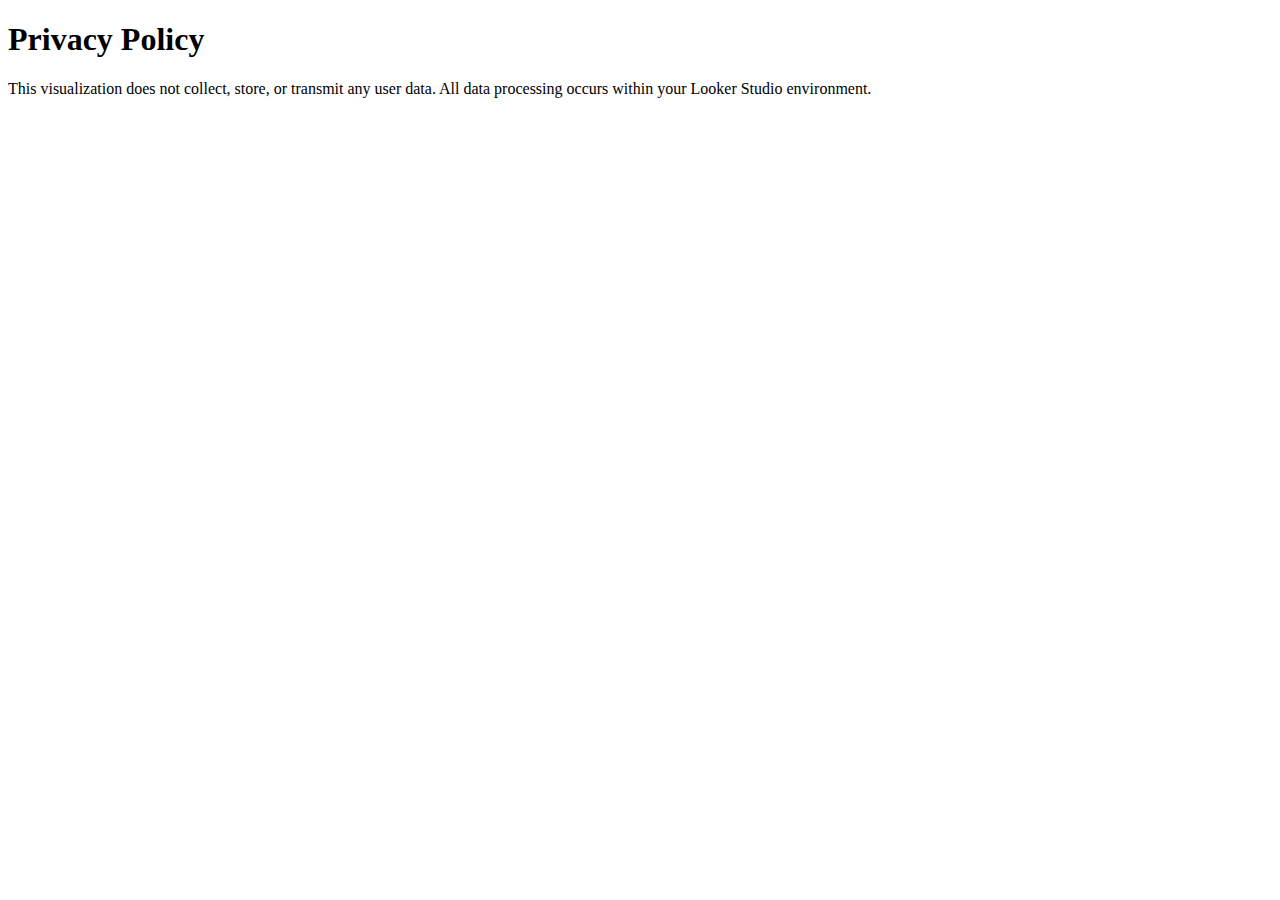
<file: privacy-policy.html>
<!DOCTYPE html>
<html>
<body>
  <h1>Privacy Policy</h1>
  <p>This visualization does not collect, store, or transmit any user data. All data processing occurs within your Looker Studio environment.</p>
</body>
</html>
</file>
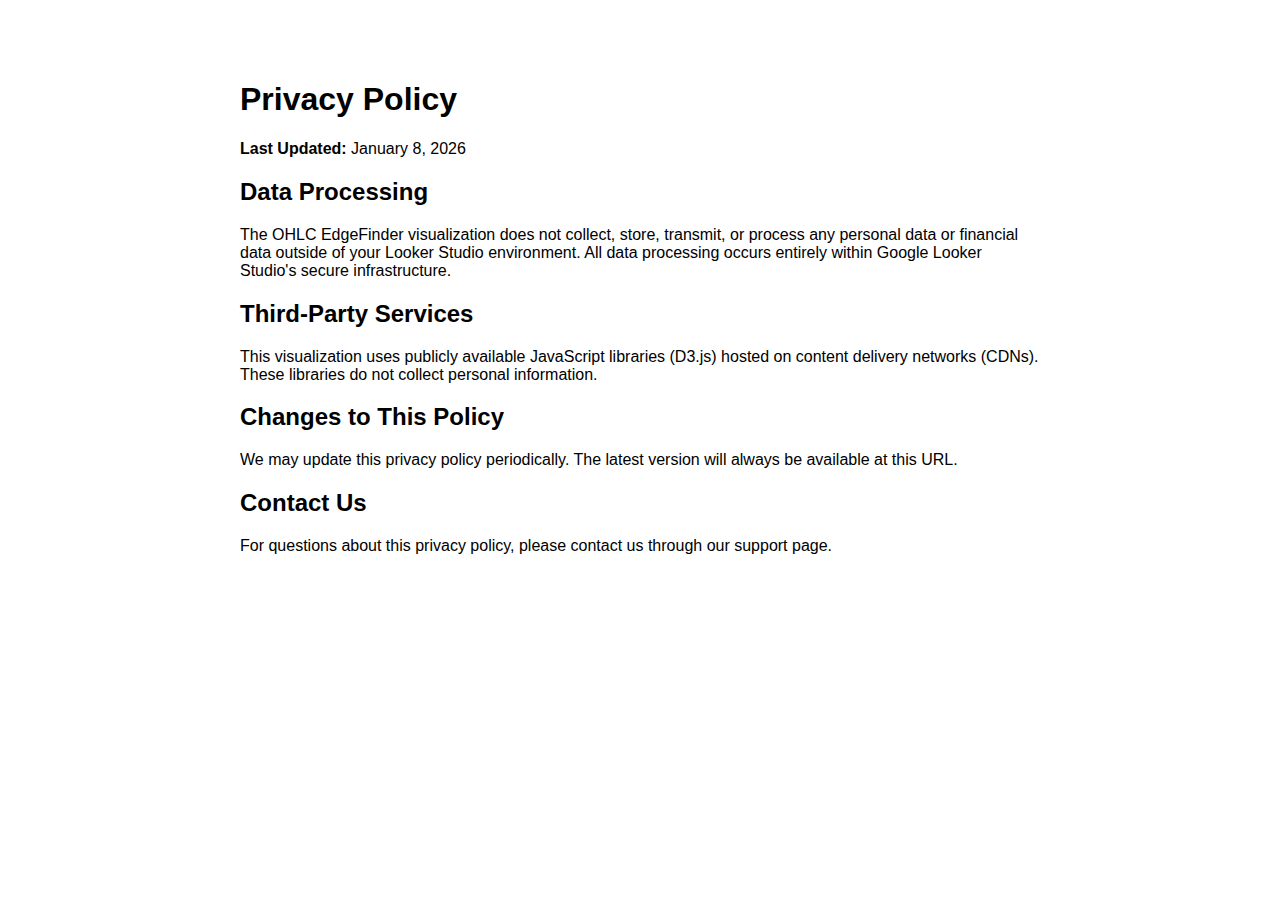
<file: docs/privacy-policy.html>
<!DOCTYPE html>
<html>
<head>
    <title>Privacy Policy - OHLC EdgeFinder</title>
    <style>body { font-family: Arial, sans-serif; max-width: 800px; margin: 40px auto; padding: 20px; }</style>
</head>
<body>
    <h1>Privacy Policy</h1>
    <p><strong>Last Updated:</strong> January 8, 2026</p>
    
    <h2>Data Processing</h2>
    <p>The OHLC EdgeFinder visualization does not collect, store, transmit, or process any personal data or financial data outside of your Looker Studio environment. All data processing occurs entirely within Google Looker Studio's secure infrastructure.</p>
    
    <h2>Third-Party Services</h2>
    <p>This visualization uses publicly available JavaScript libraries (D3.js) hosted on content delivery networks (CDNs). These libraries do not collect personal information.</p>
    
    <h2>Changes to This Policy</h2>
    <p>We may update this privacy policy periodically. The latest version will always be available at this URL.</p>
    
    <h2>Contact Us</h2>
    <p>For questions about this privacy policy, please contact us through our support page.</p>
</body>
</html>
</file>
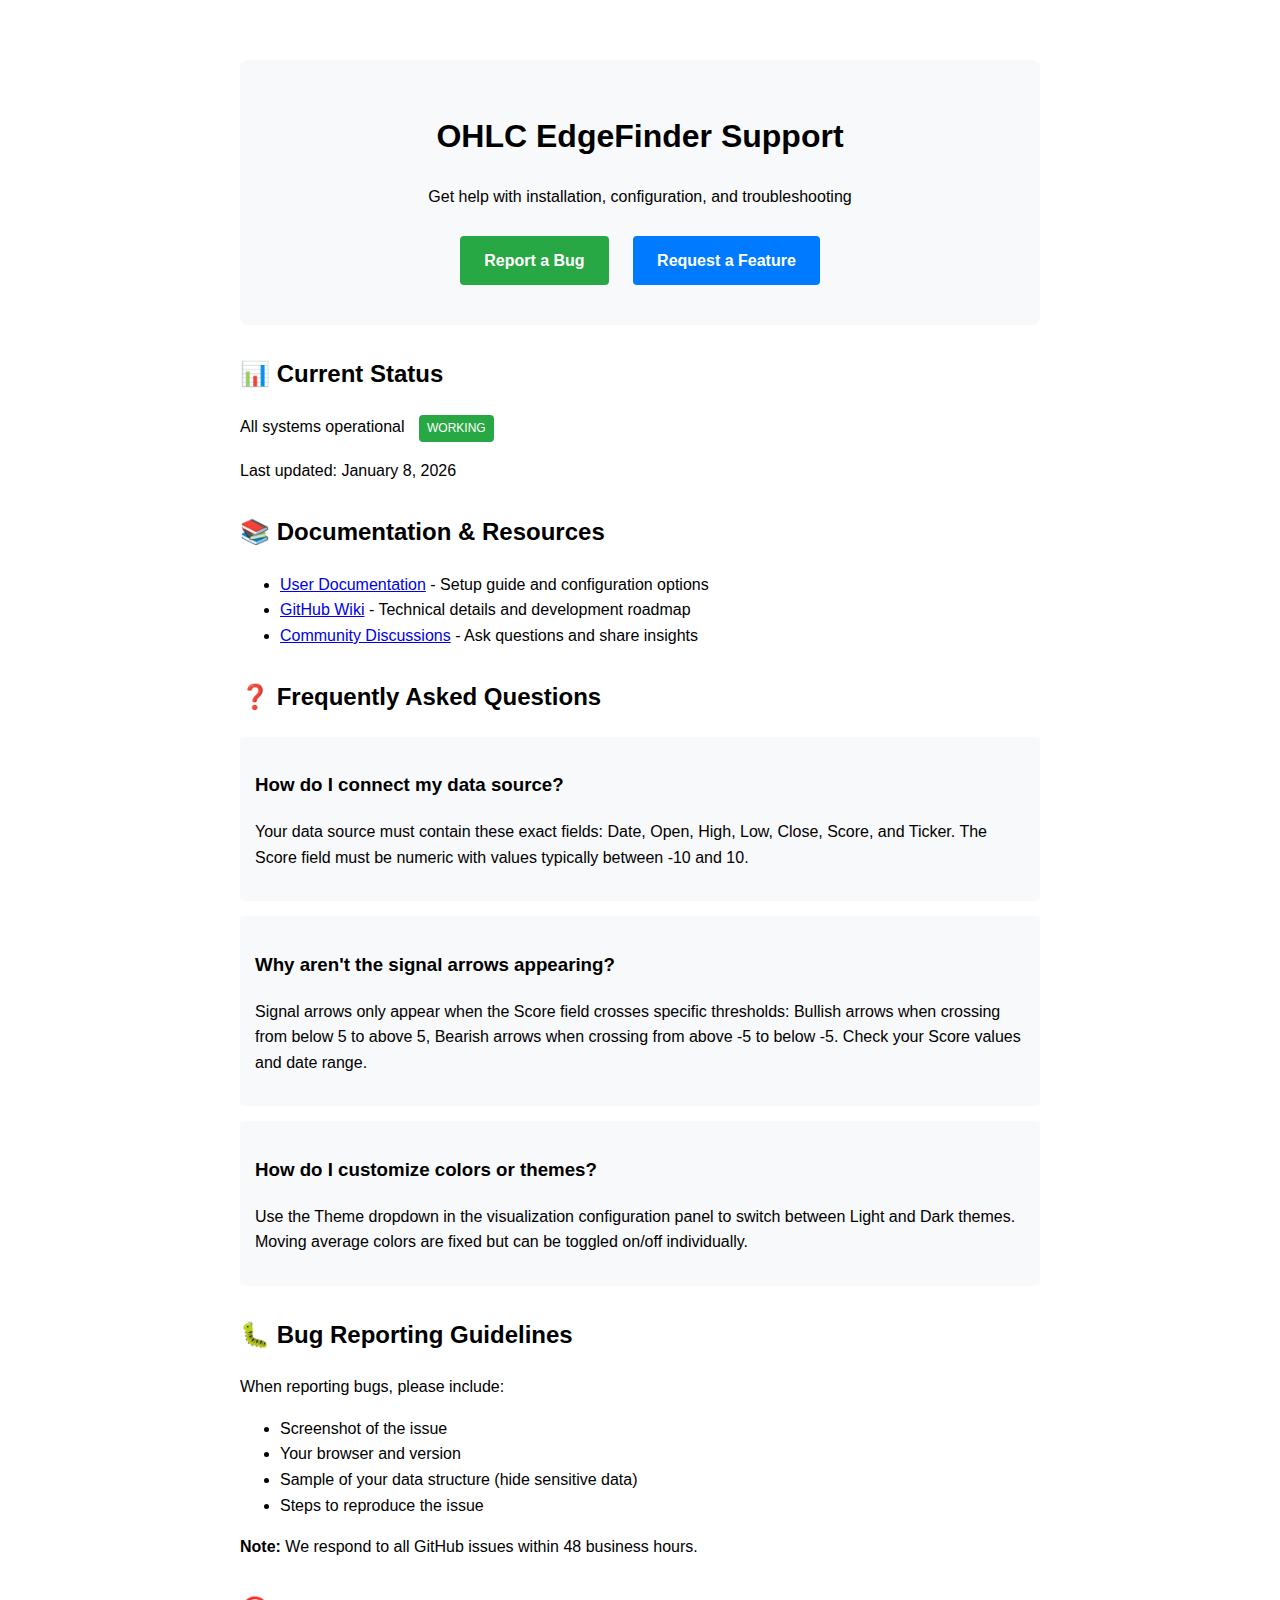
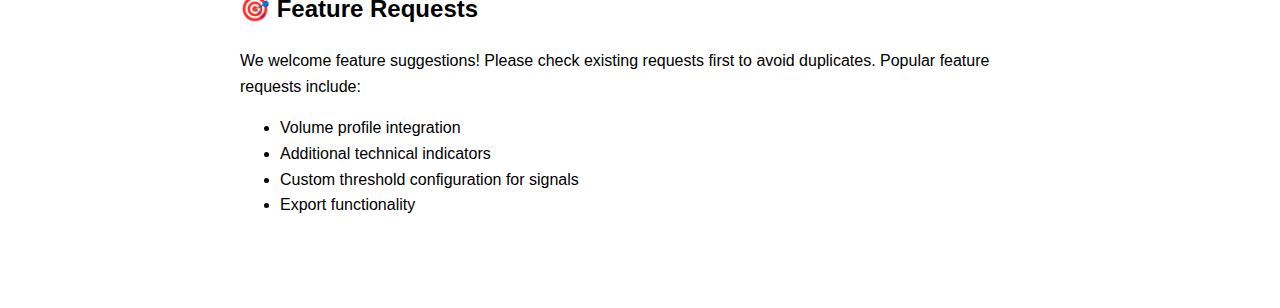
<file: docs/support.html>
<!DOCTYPE html>
<html>
<head>
    <title>Support - OHLC EdgeFinder</title>
    <style>
        body { font-family: Arial, sans-serif; max-width: 800px; margin: 40px auto; padding: 20px; line-height: 1.6; }
        .hero { text-align: center; padding: 30px 0; background: #f8f9fa; border-radius: 8px; margin-bottom: 30px; }
        .btn {
            display: inline-block;
            background: #007bff;
            color: white;
            padding: 12px 24px;
            text-decoration: none;
            border-radius: 4px;
            font-weight: bold;
            margin: 10px;
            transition: background 0.3s;
        }
        .btn:hover { background: #0056b3; }
        .btn-issue { background: #28a745; }
        .btn-issue:hover { background: #218838; }
        .section { margin: 30px 0; }
        .faq-item { margin: 15px 0; padding: 15px; background: #f8f9fa; border-radius: 4px; }
        .status { display: inline-block; padding: 4px 8px; border-radius: 4px; font-size: 12px; margin-left: 10px; }
        .status-working { background: #28a745; color: white; }
    </style>
</head>
<body>
    <div class="hero">
        <h1>OHLC EdgeFinder Support</h1>
        <p>Get help with installation, configuration, and troubleshooting</p>
        <a href="https://github.com/solvethis/A1backtest/issues/new?template=bug_report.md" class="btn btn-issue">Report a Bug</a>
        <a href="https://github.com/solvethis/A1backtest/issues/new?template=feature_request.md" class="btn">Request a Feature</a>
    </div>

    <div class="section">
        <h2>📊 Current Status</h2>
        <p>All systems operational <span class="status status-working">WORKING</span></p>
        <p>Last updated: January 8, 2026</p>
    </div>

    <div class="section">
        <h2>📚 Documentation & Resources</h2>
        <ul>
            <li><a href="https://solvethis.qzz.io/A1backtest/docs/">User Documentation</a> - Setup guide and configuration options</li>
            <li><a href="https://github.com/solvethis/A1backtest/wiki">GitHub Wiki</a> - Technical details and development roadmap</li>
            <li><a href="https://github.com/solvethis/A1backtest/discussions">Community Discussions</a> - Ask questions and share insights</li>
        </ul>
    </div>

    <div class="section">
        <h2>❓ Frequently Asked Questions</h2>
        
        <div class="faq-item">
            <h3>How do I connect my data source?</h3>
            <p>Your data source must contain these exact fields: Date, Open, High, Low, Close, Score, and Ticker. The Score field must be numeric with values typically between -10 and 10.</p>
        </div>
        
        <div class="faq-item">
            <h3>Why aren't the signal arrows appearing?</h3>
            <p>Signal arrows only appear when the Score field crosses specific thresholds: Bullish arrows when crossing from below 5 to above 5, Bearish arrows when crossing from above -5 to below -5. Check your Score values and date range.</p>
        </div>
        
        <div class="faq-item">
            <h3>How do I customize colors or themes?</h3>
            <p>Use the Theme dropdown in the visualization configuration panel to switch between Light and Dark themes. Moving average colors are fixed but can be toggled on/off individually.</p>
        </div>
    </div>

    <div class="section">
        <h2>🐛 Bug Reporting Guidelines</h2>
        <p>When reporting bugs, please include:</p>
        <ul>
            <li>Screenshot of the issue</li>
            <li>Your browser and version</li>
            <li>Sample of your data structure (hide sensitive data)</li>
            <li>Steps to reproduce the issue</li>
        </ul>
        <p><strong>Note:</strong> We respond to all GitHub issues within 48 business hours.</p>
    </div>

    <div class="section">
        <h2>🎯 Feature Requests</h2>
        <p>We welcome feature suggestions! Please check existing requests first to avoid duplicates. Popular feature requests include:</p>
        <ul>
            <li>Volume profile integration</li>
            <li>Additional technical indicators</li>
            <li>Custom threshold configuration for signals</li>
            <li>Export functionality</li>
        </ul>
    </div>
</body>
</html>
</file>
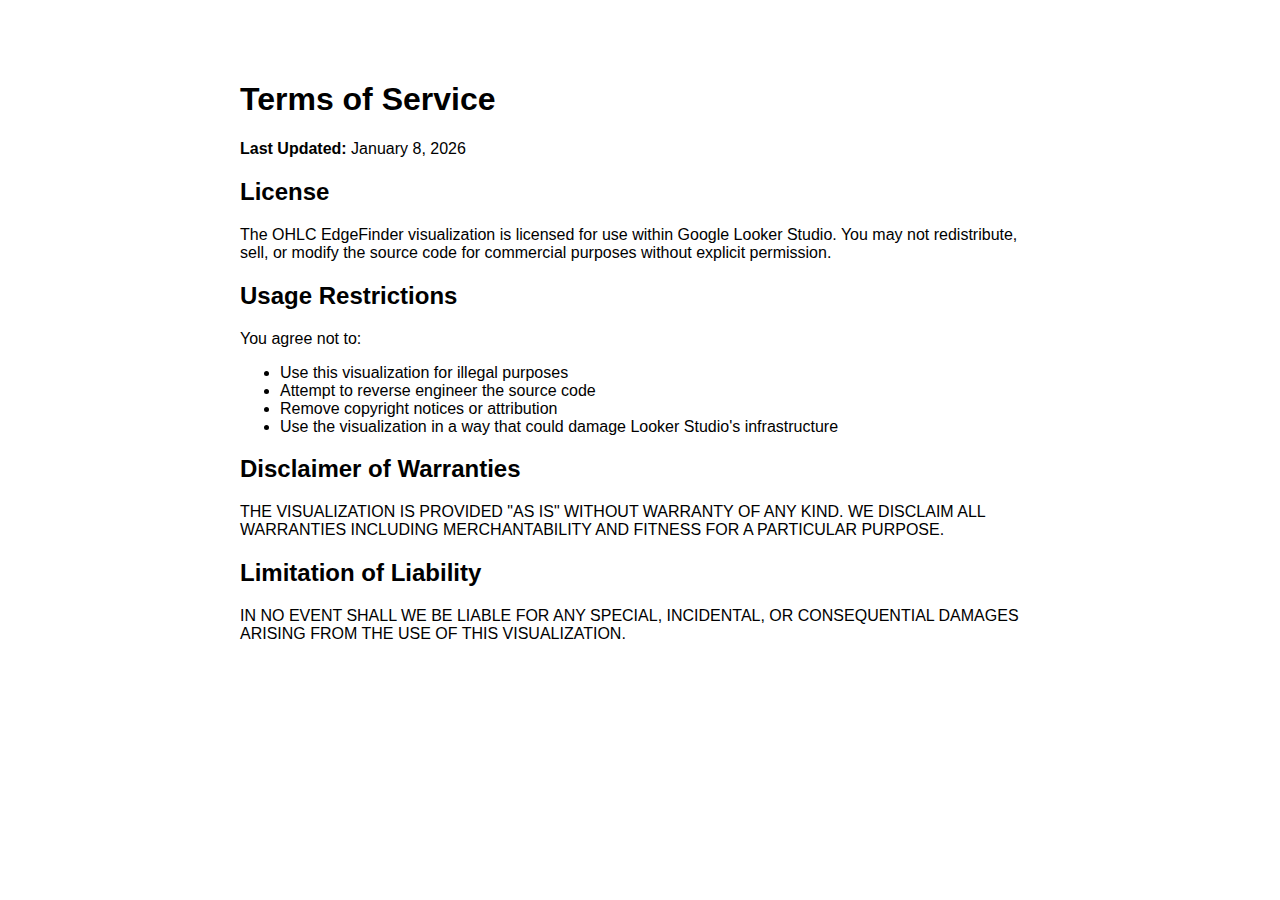
<file: docs/terms-of-service.html>
<!DOCTYPE html>
<html>
<head>
    <title>Terms of Service - OHLC EdgeFinder</title>
    <style>body { font-family: Arial, sans-serif; max-width: 800px; margin: 40px auto; padding: 20px; }</style>
</head>
<body>
    <h1>Terms of Service</h1>
    <p><strong>Last Updated:</strong> January 8, 2026</p>
    
    <h2>License</h2>
    <p>The OHLC EdgeFinder visualization is licensed for use within Google Looker Studio. You may not redistribute, sell, or modify the source code for commercial purposes without explicit permission.</p>
    
    <h2>Usage Restrictions</h2>
    <p>You agree not to:
    <ul>
        <li>Use this visualization for illegal purposes</li>
        <li>Attempt to reverse engineer the source code</li>
        <li>Remove copyright notices or attribution</li>
        <li>Use the visualization in a way that could damage Looker Studio's infrastructure</li>
    </ul></p>
    
    <h2>Disclaimer of Warranties</h2>
    <p>THE VISUALIZATION IS PROVIDED "AS IS" WITHOUT WARRANTY OF ANY KIND. WE DISCLAIM ALL WARRANTIES INCLUDING MERCHANTABILITY AND FITNESS FOR A PARTICULAR PURPOSE.</p>
    
    <h2>Limitation of Liability</h2>
    <p>IN NO EVENT SHALL WE BE LIABLE FOR ANY SPECIAL, INCIDENTAL, OR CONSEQUENTIAL DAMAGES ARISING FROM THE USE OF THIS VISUALIZATION.</p>
</body>
</html>
</file>
